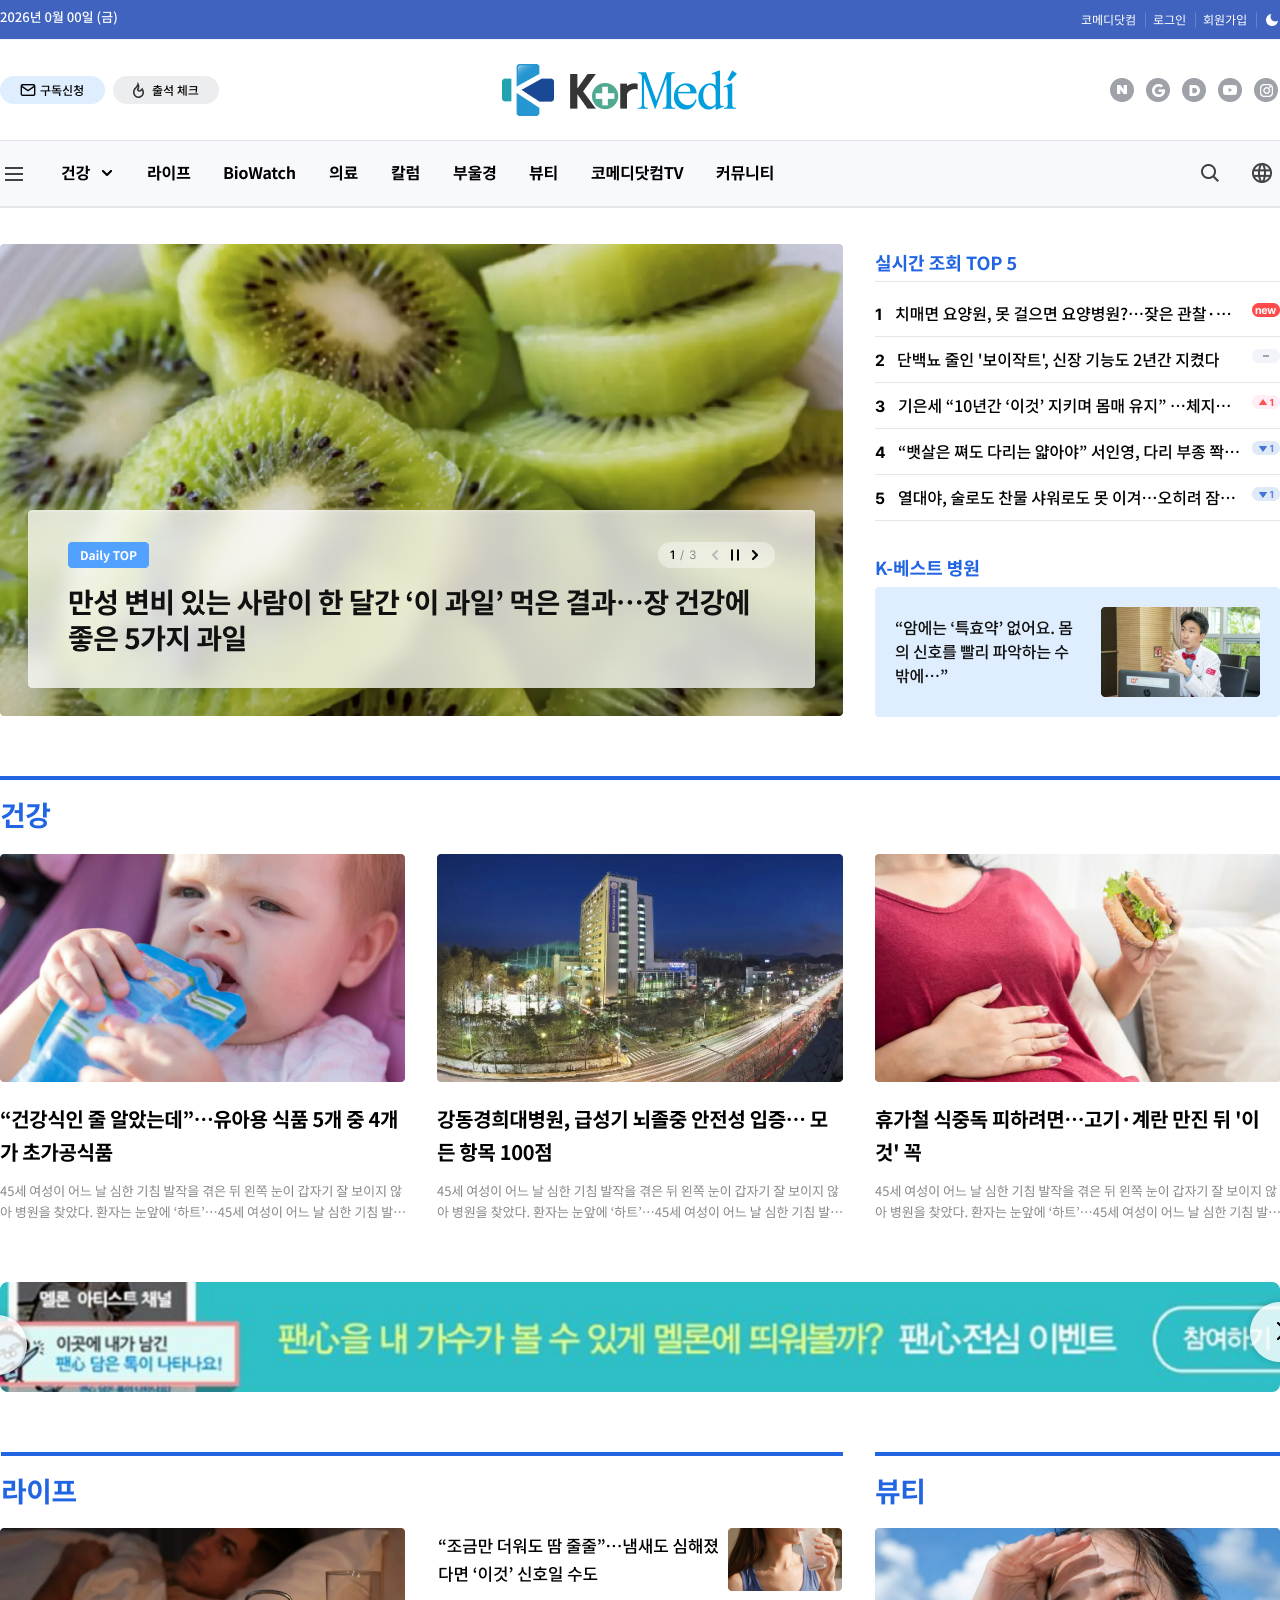
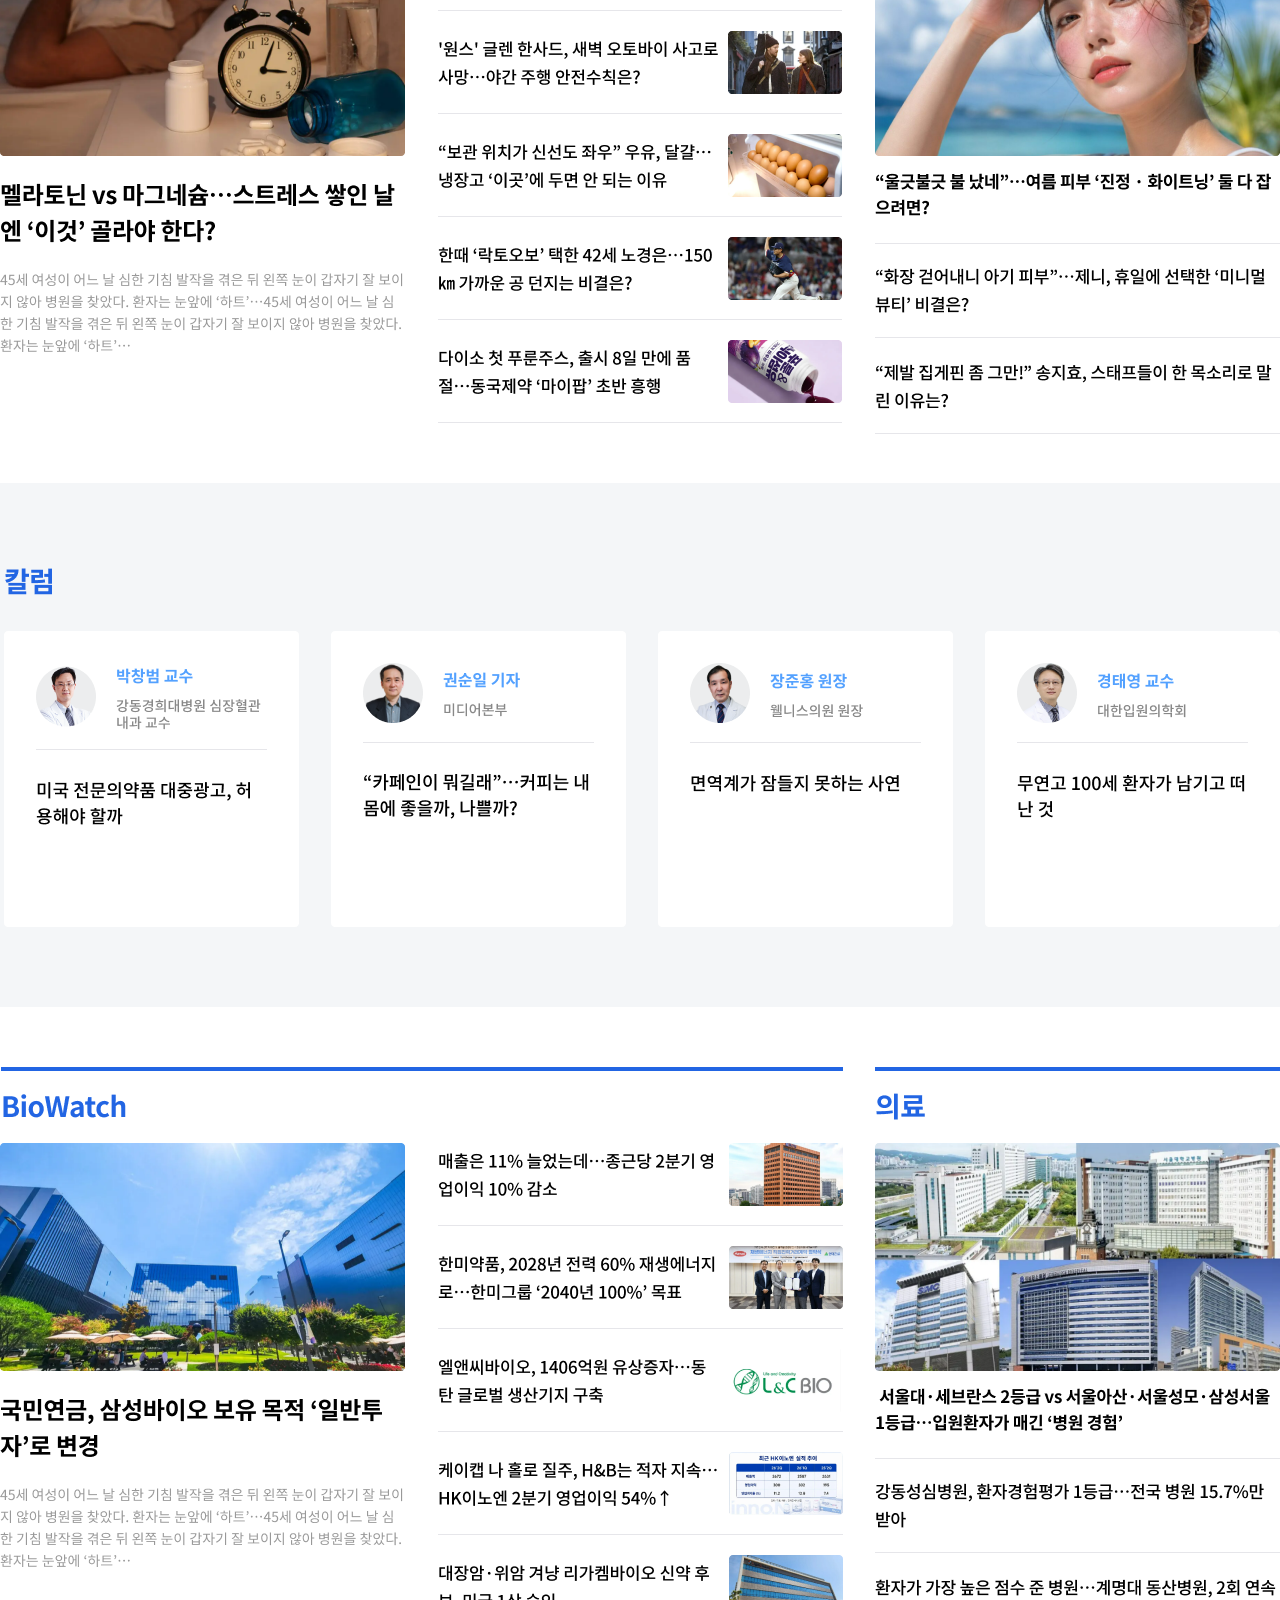
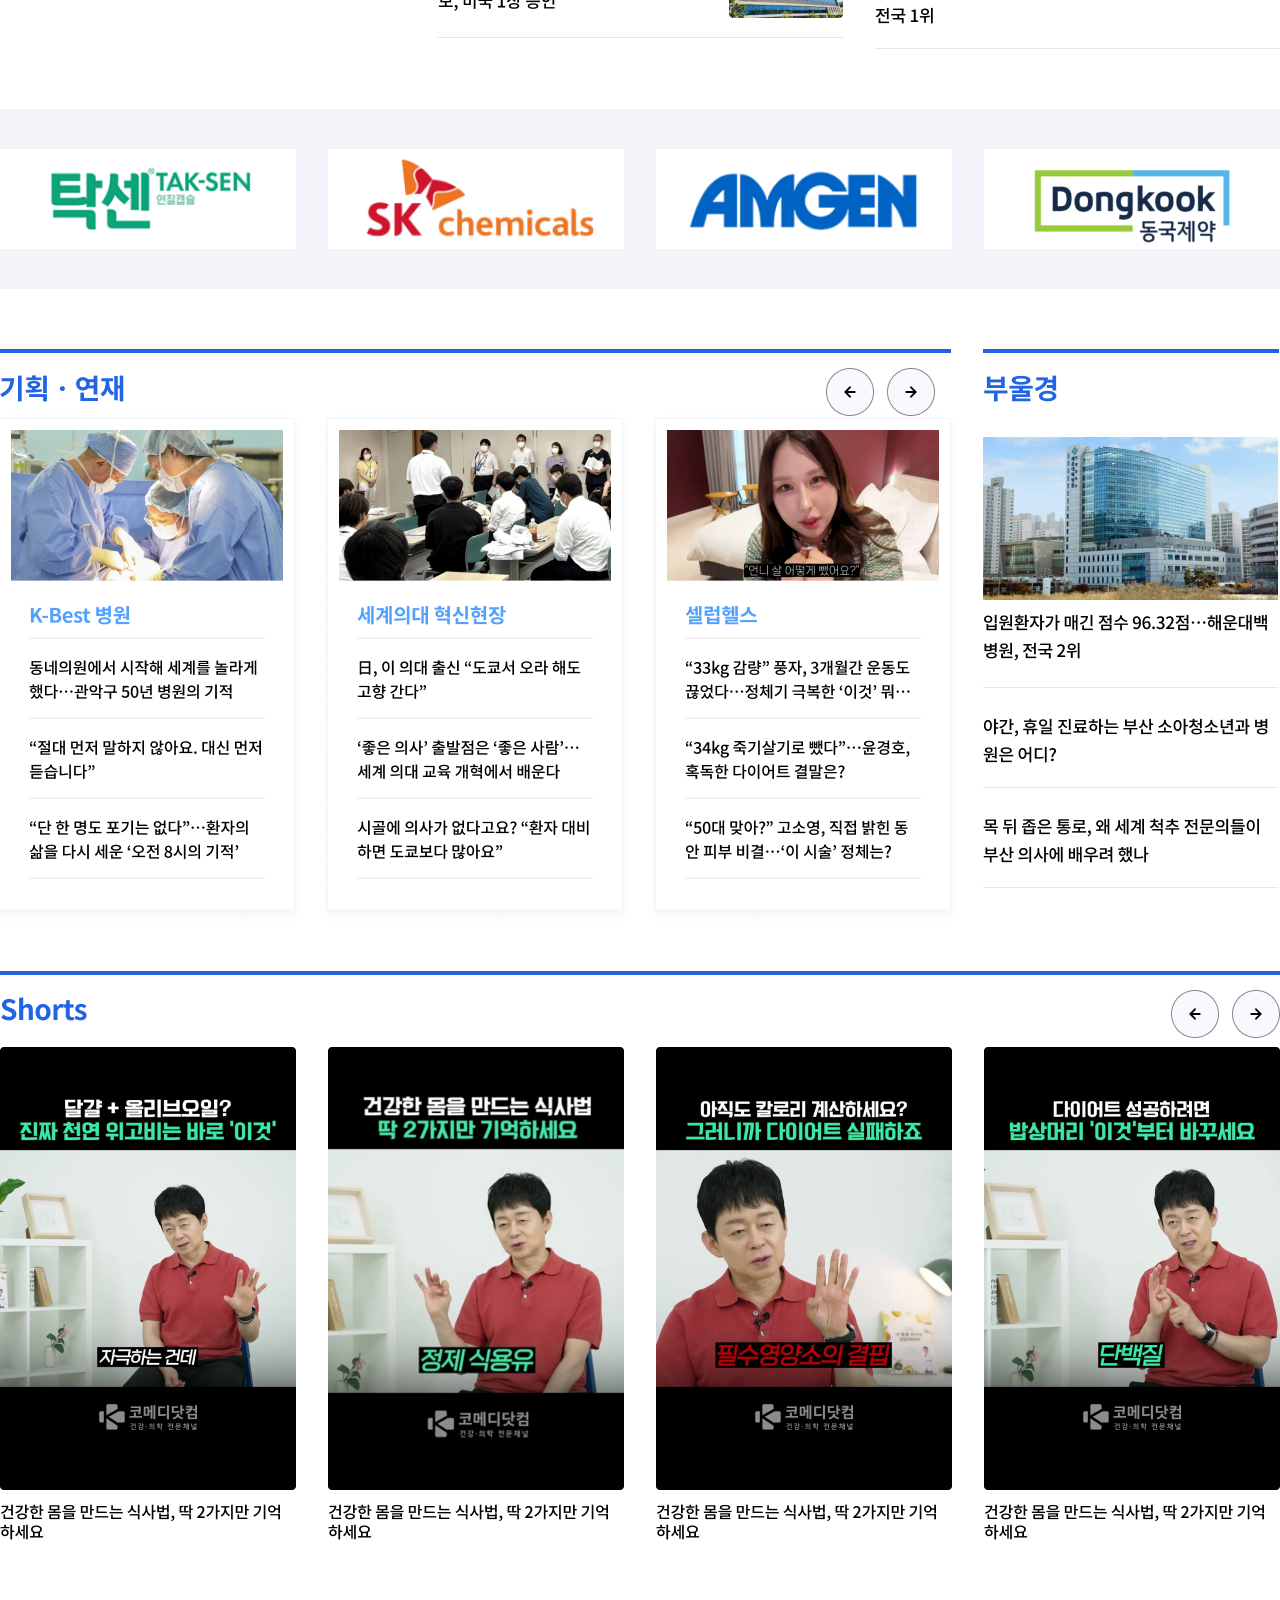
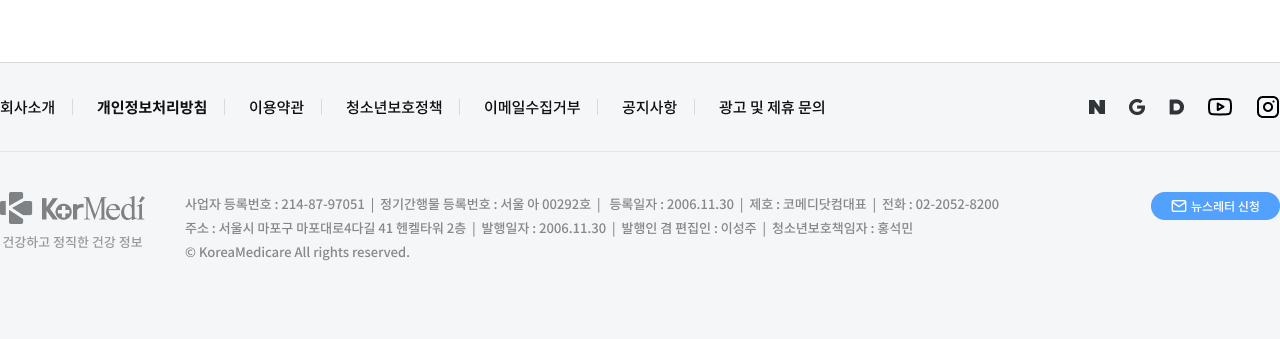
<file: renewal/01-PC.html>
<!DOCTYPE html>
<html lang="ko">
<head>
    <meta charset="UTF-8">
    <title>#01-PC</title>
    <meta name="viewport" content="width=1920">
    <link rel="stylesheet" href="main.css">
</head>
<body>
  <a class="pc-mockup" style="background-image: url(img/01-PC.png); height: 5139px;" href="01-M.html"></a>
</body>
</html>
</file>
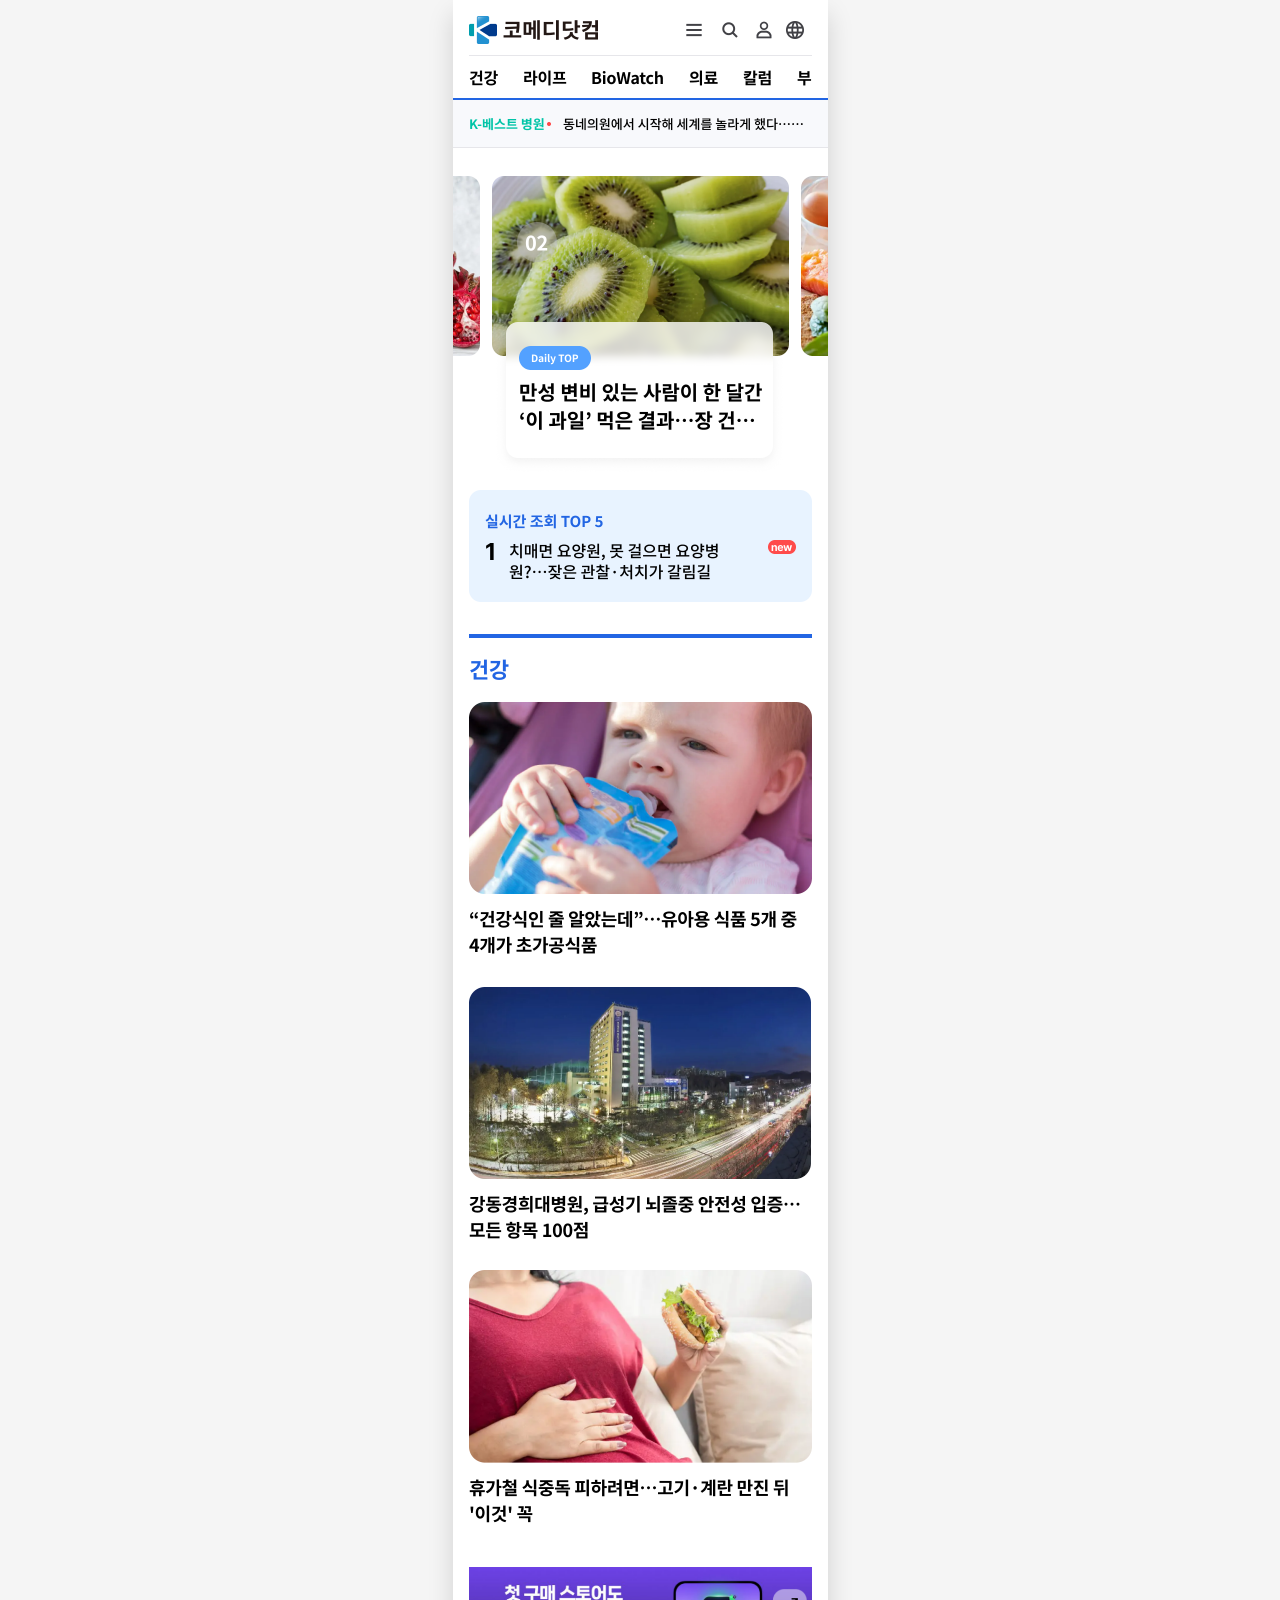
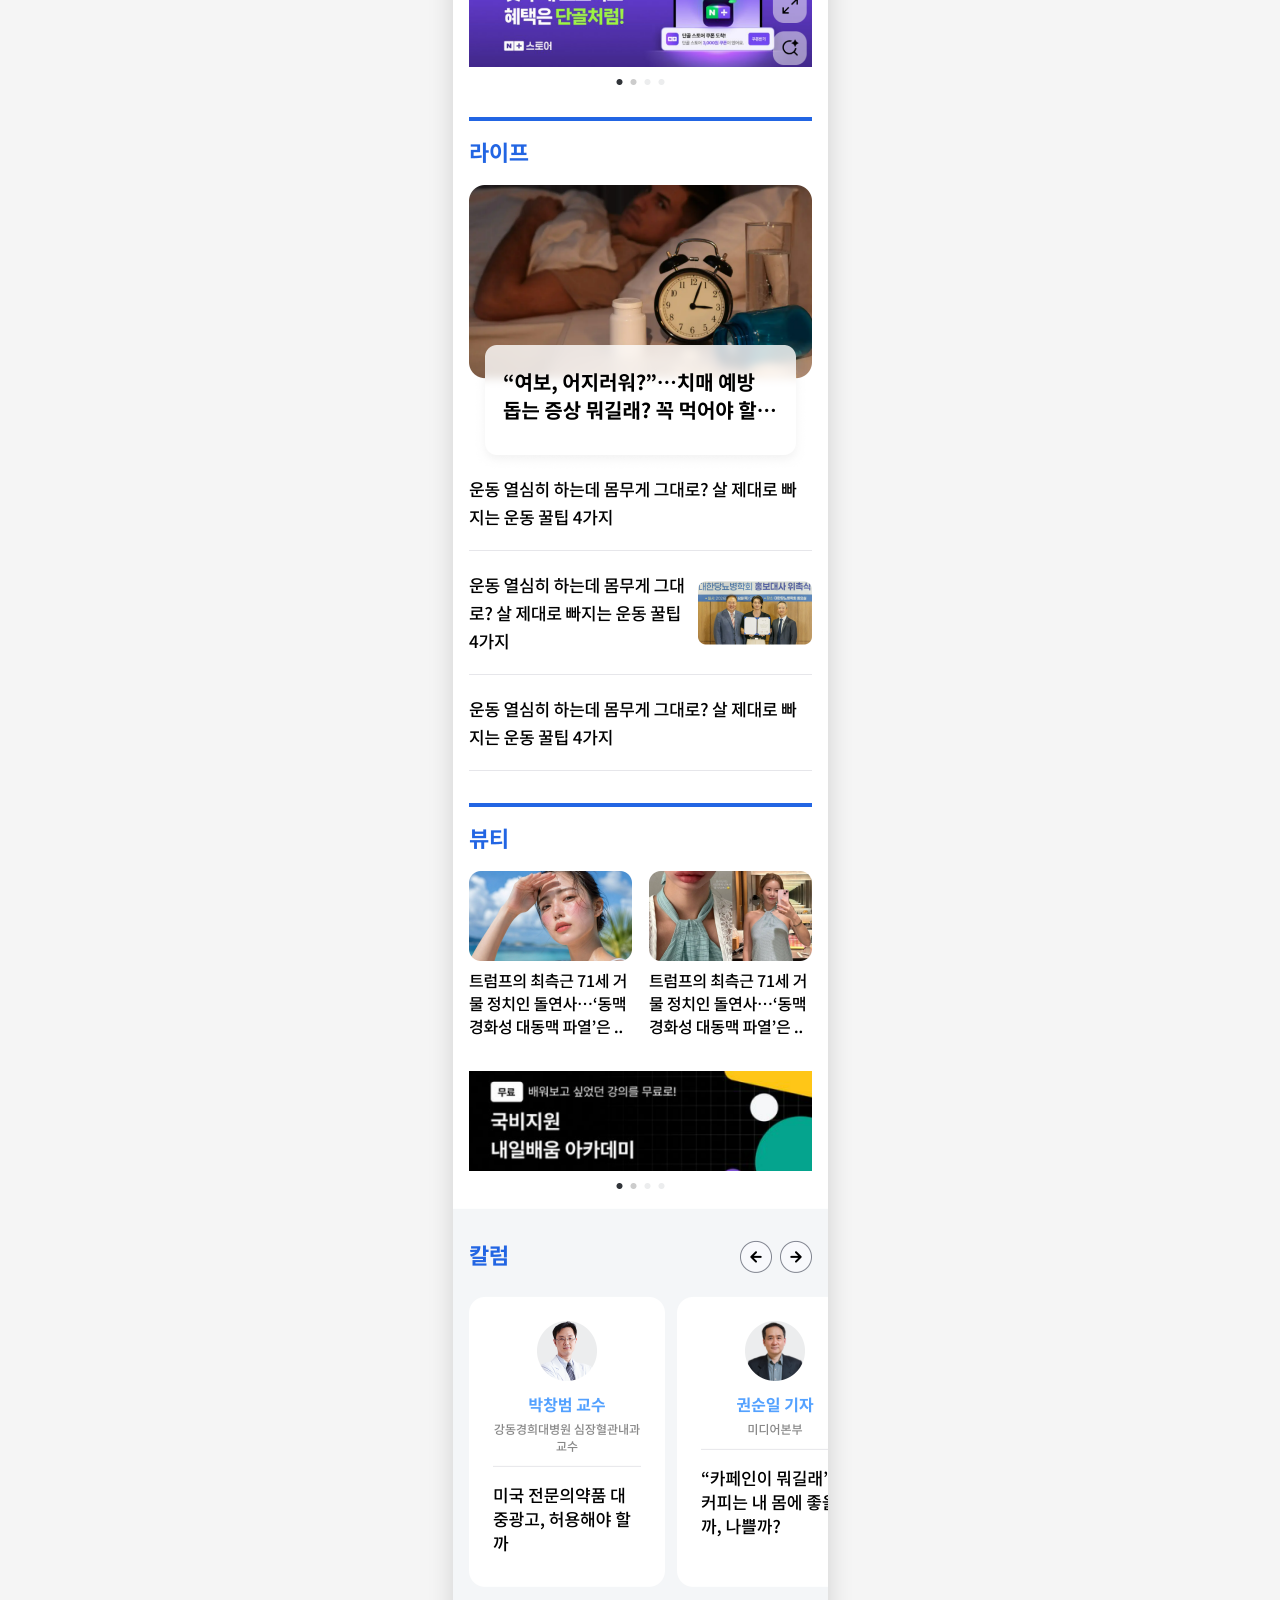
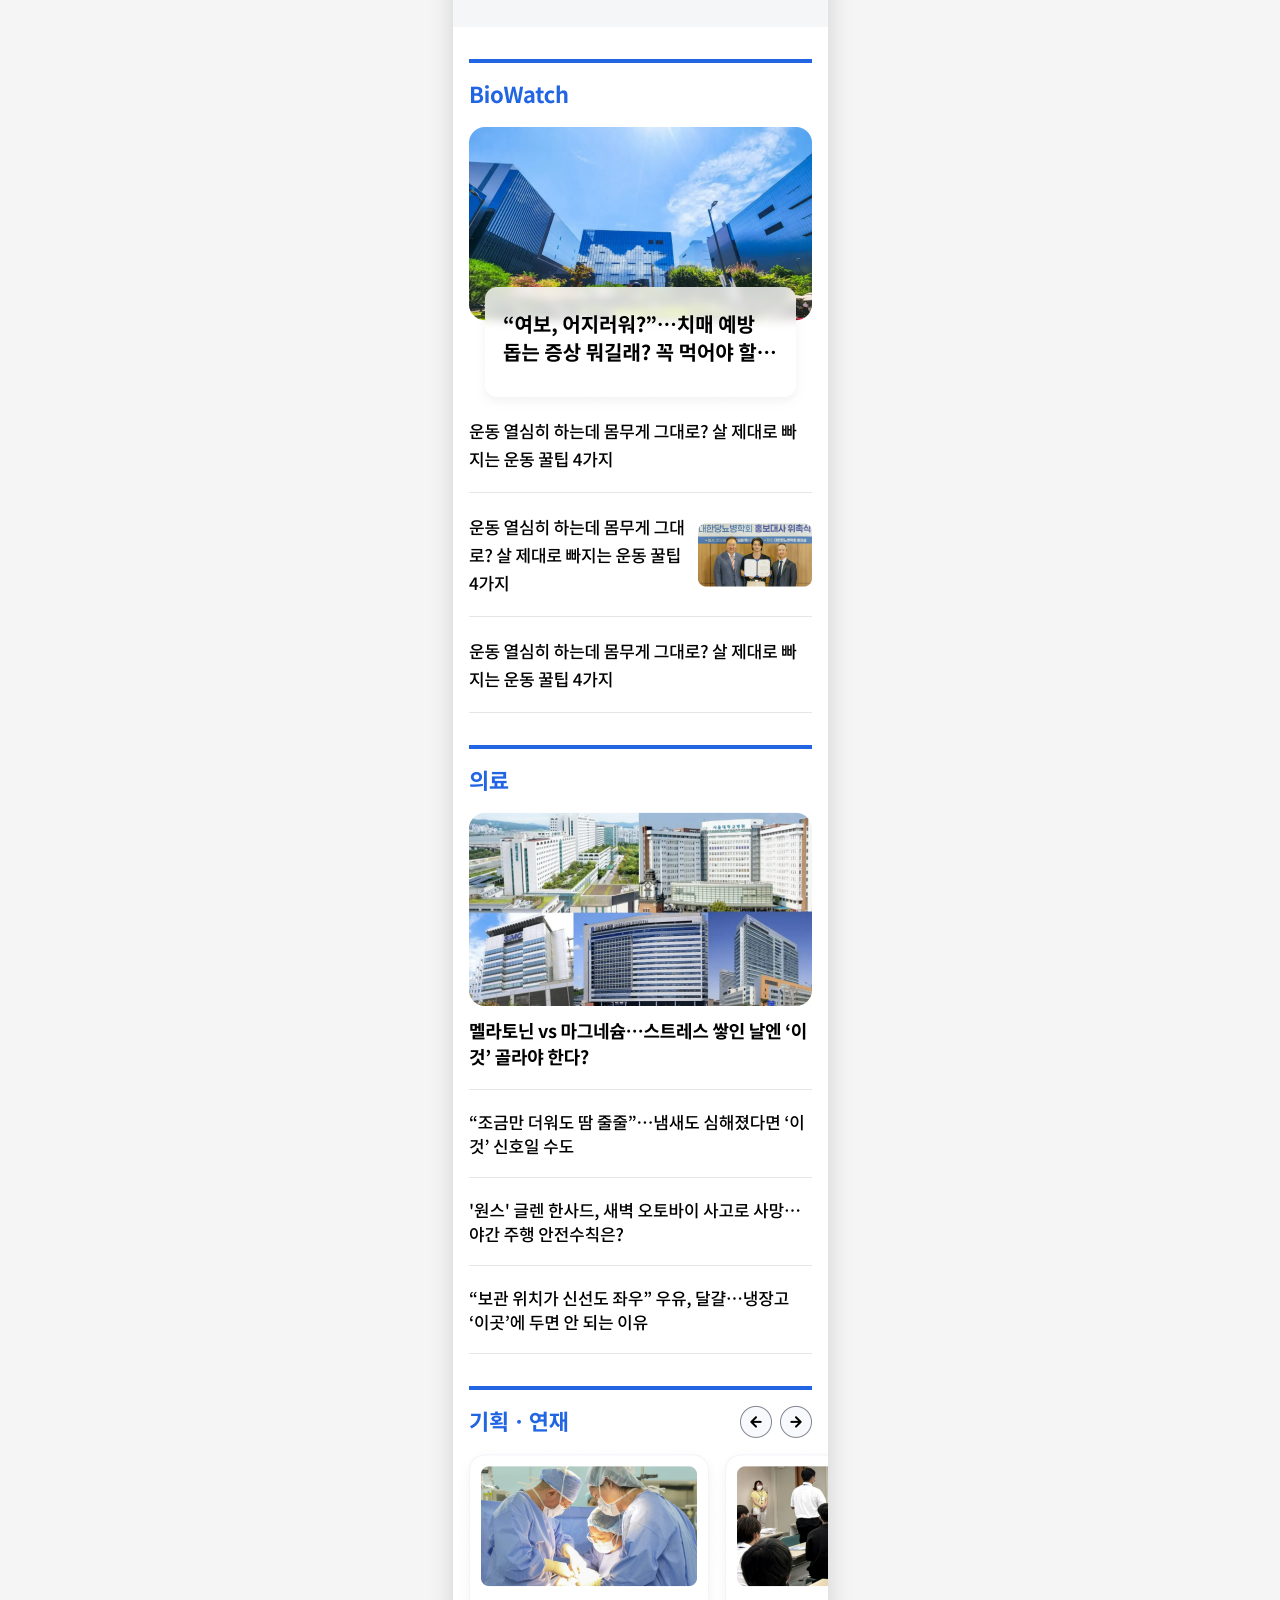
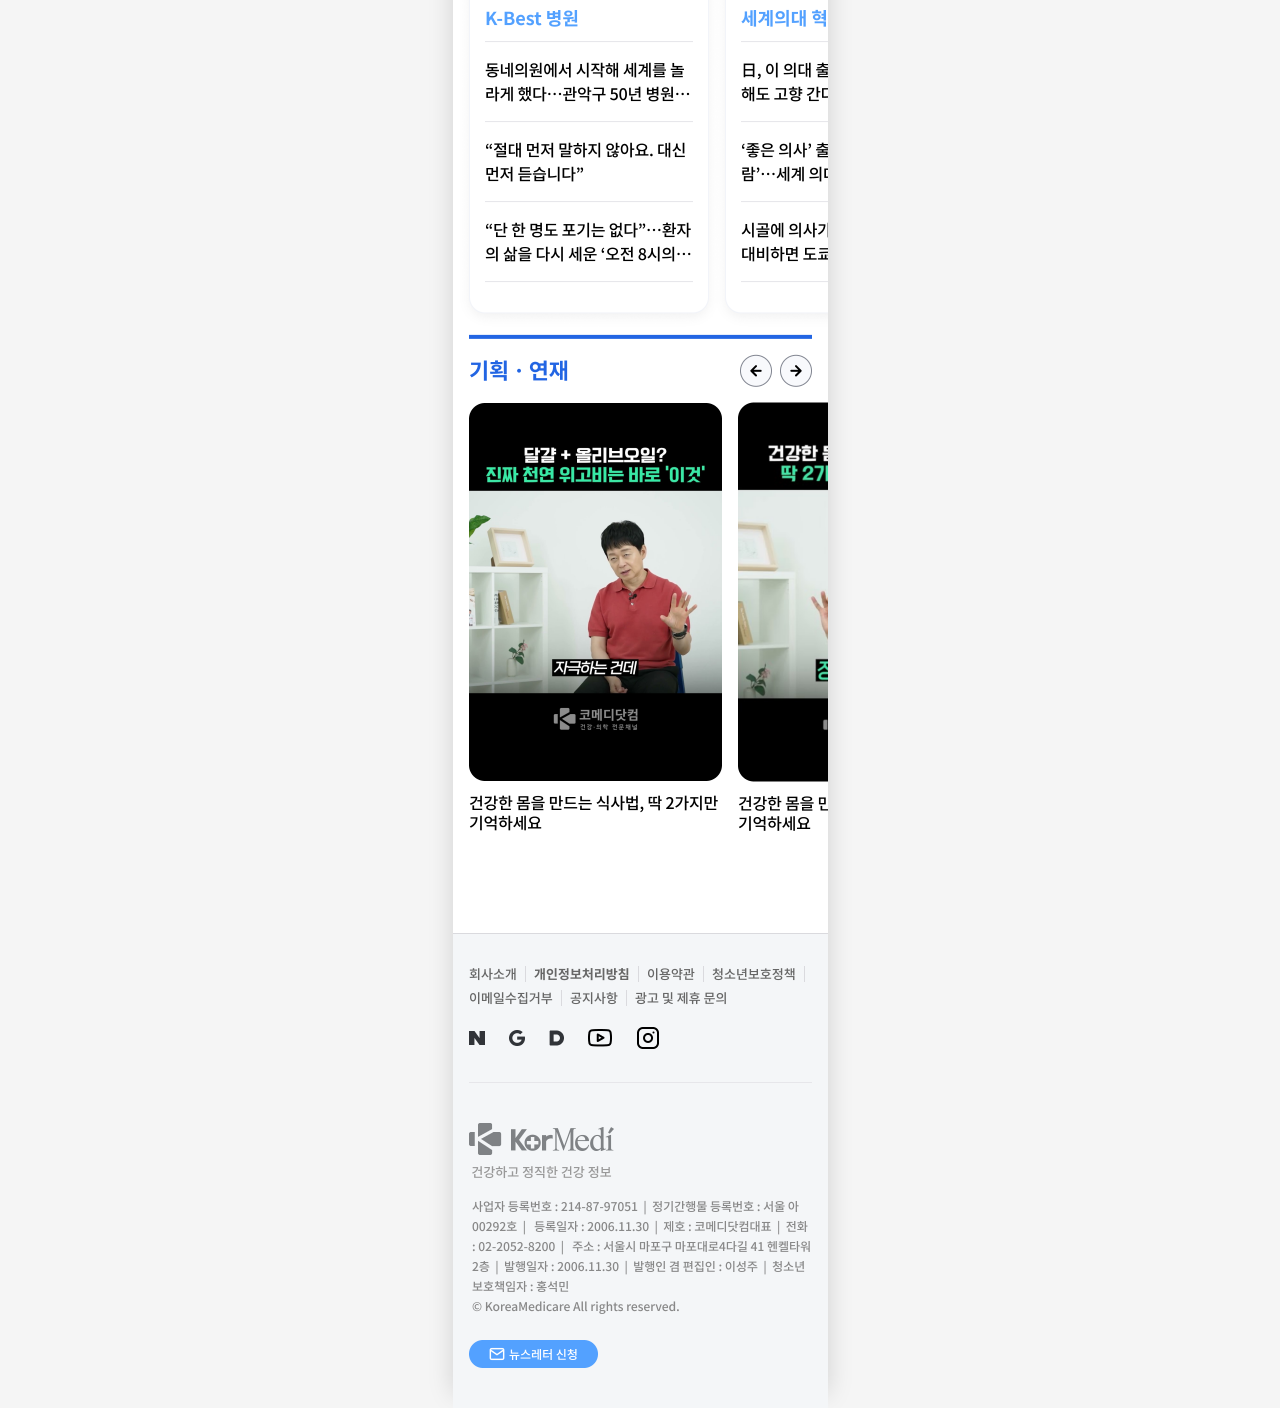
<file: renewal/02-M.html>
<!DOCTYPE html>
<html lang="ko">
<head>
    <meta charset="UTF-8">
    <title>#02-M</title>
    <meta name="viewport" content="width=1920">
    <link rel="stylesheet" href="main.css">
</head>
<body>
  <a class="m-mockup" style="background-image: url(img/02-M.png); height: 6208px;" href="03-PC.html"></a>
</body>
</html>
</file>
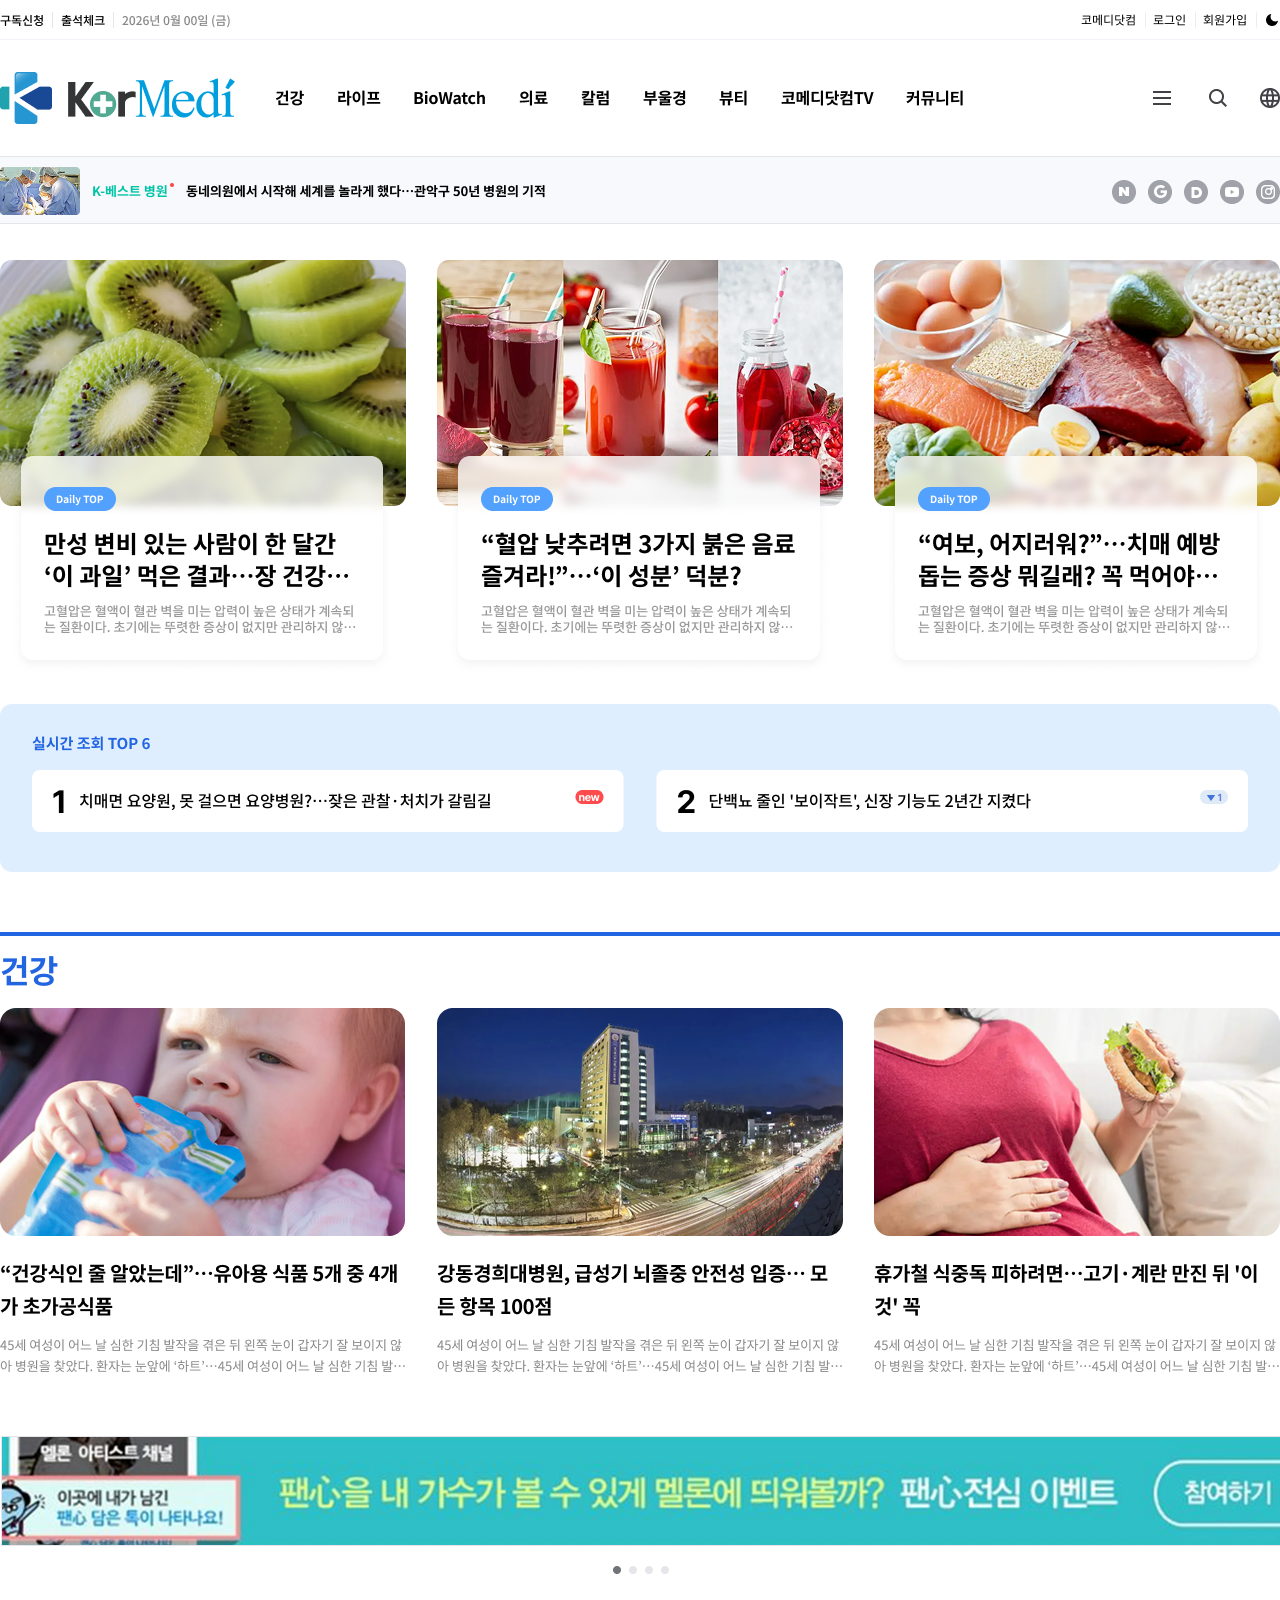
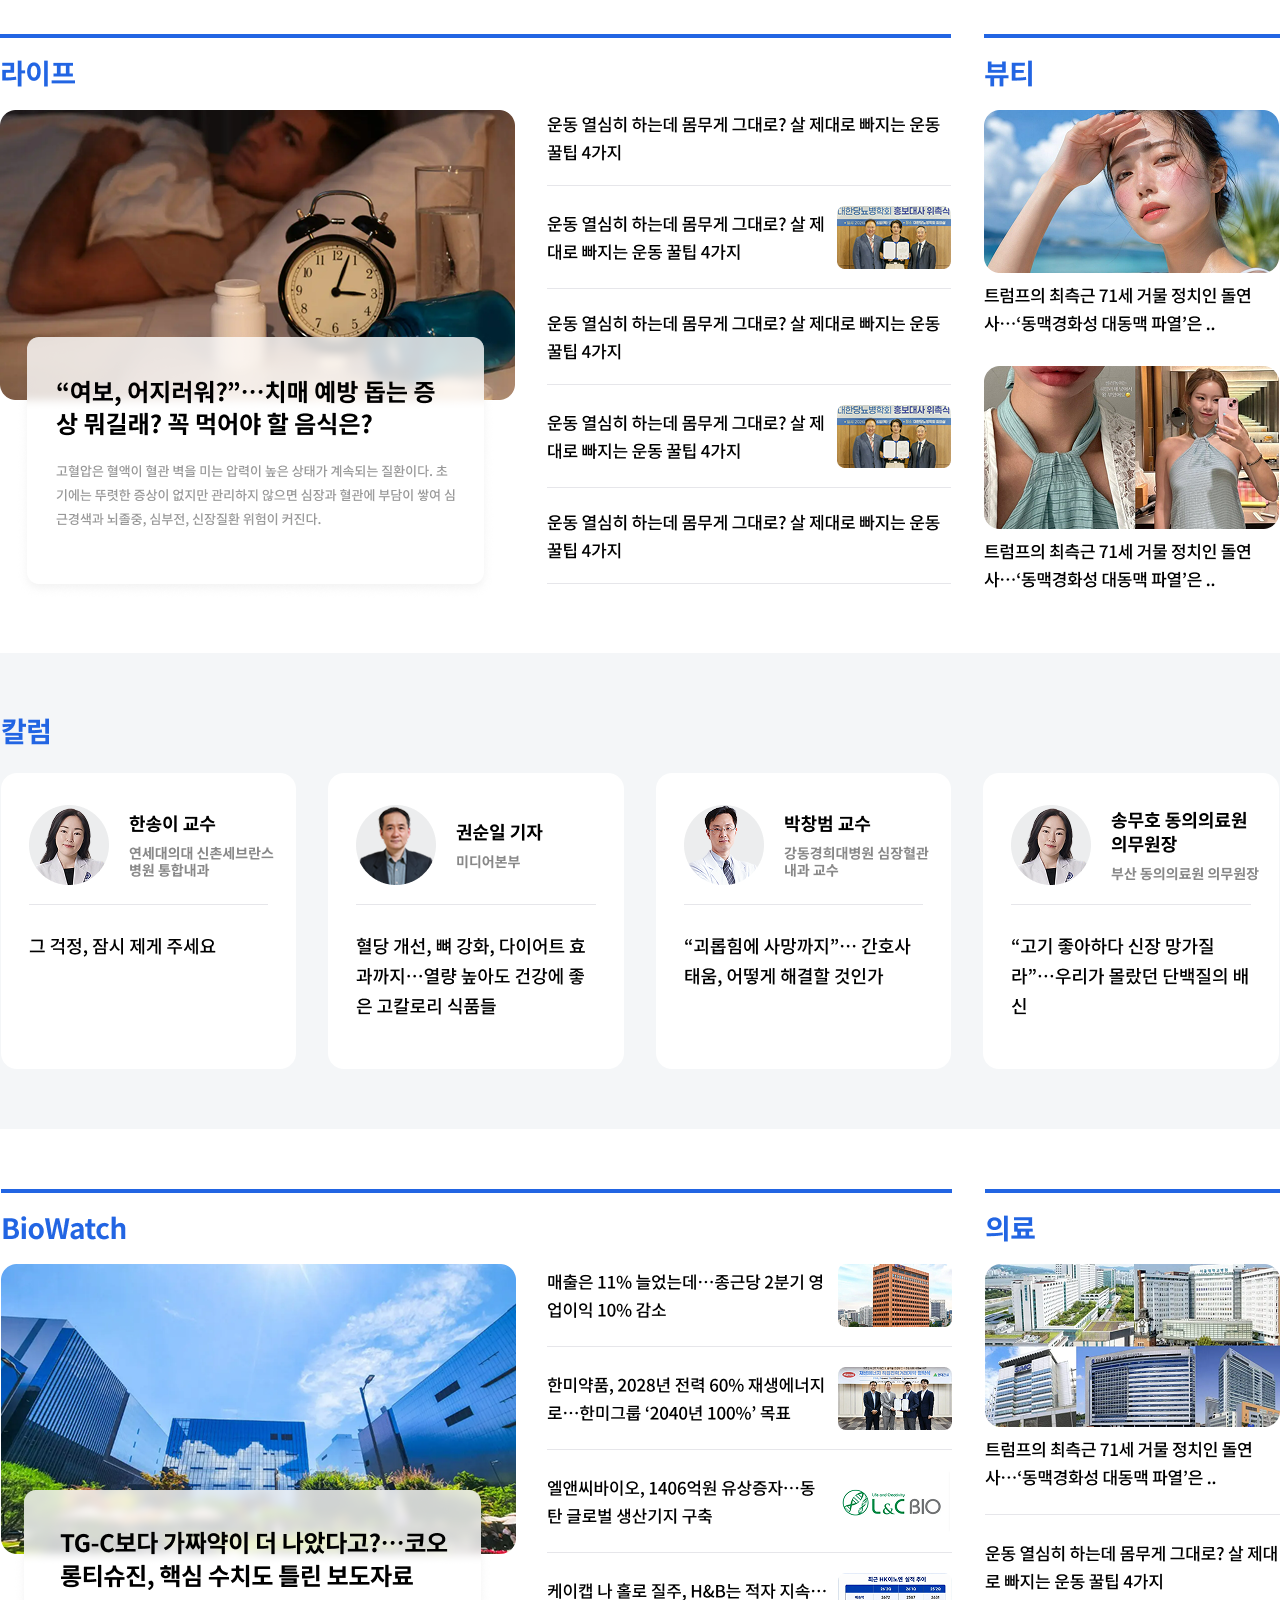
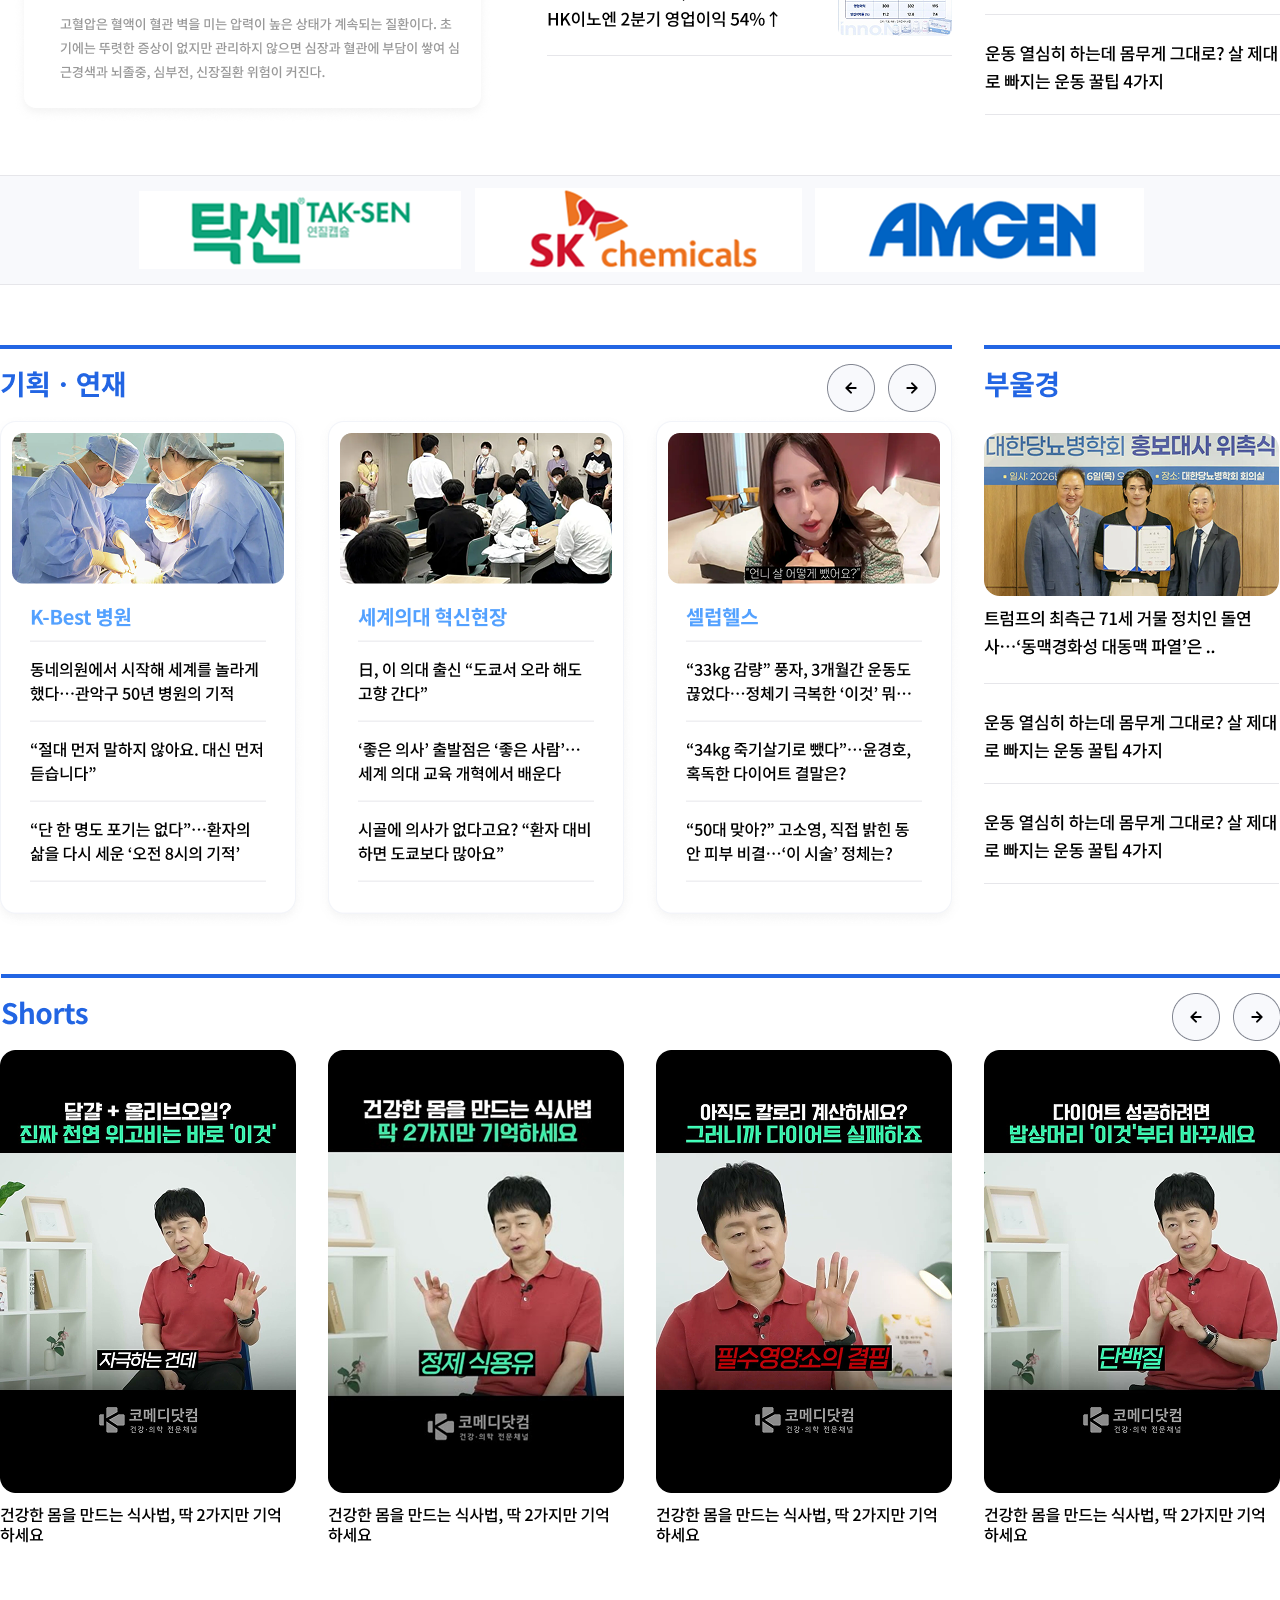
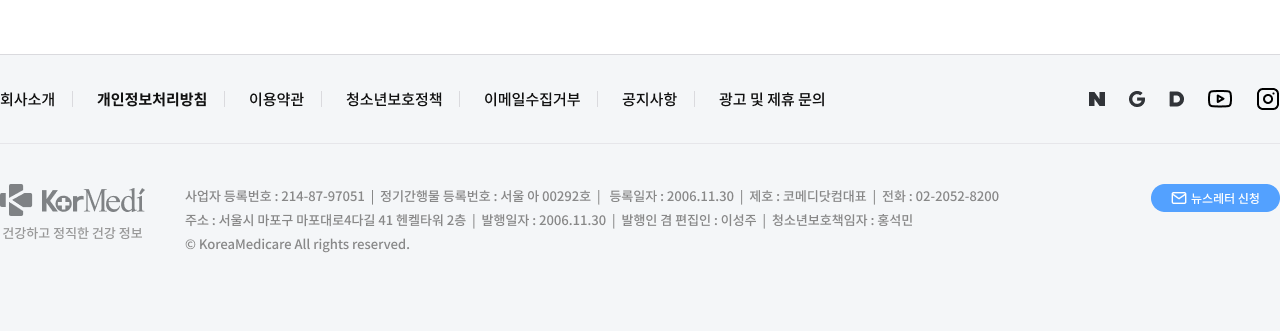
<file: renewal/02-PC.html>
<!DOCTYPE html>
<html lang="ko">
<head>
    <meta charset="UTF-8">
    <title>#02-PC</title>
    <meta name="viewport" content="width=1920">
    <link rel="stylesheet" href="main.css">
</head>
<body>
  <a class="pc-mockup" style="background-image: url(img/02-PC.png); height: 5131px;" href="02-M.html"></a>
</body>
</html>
</file>
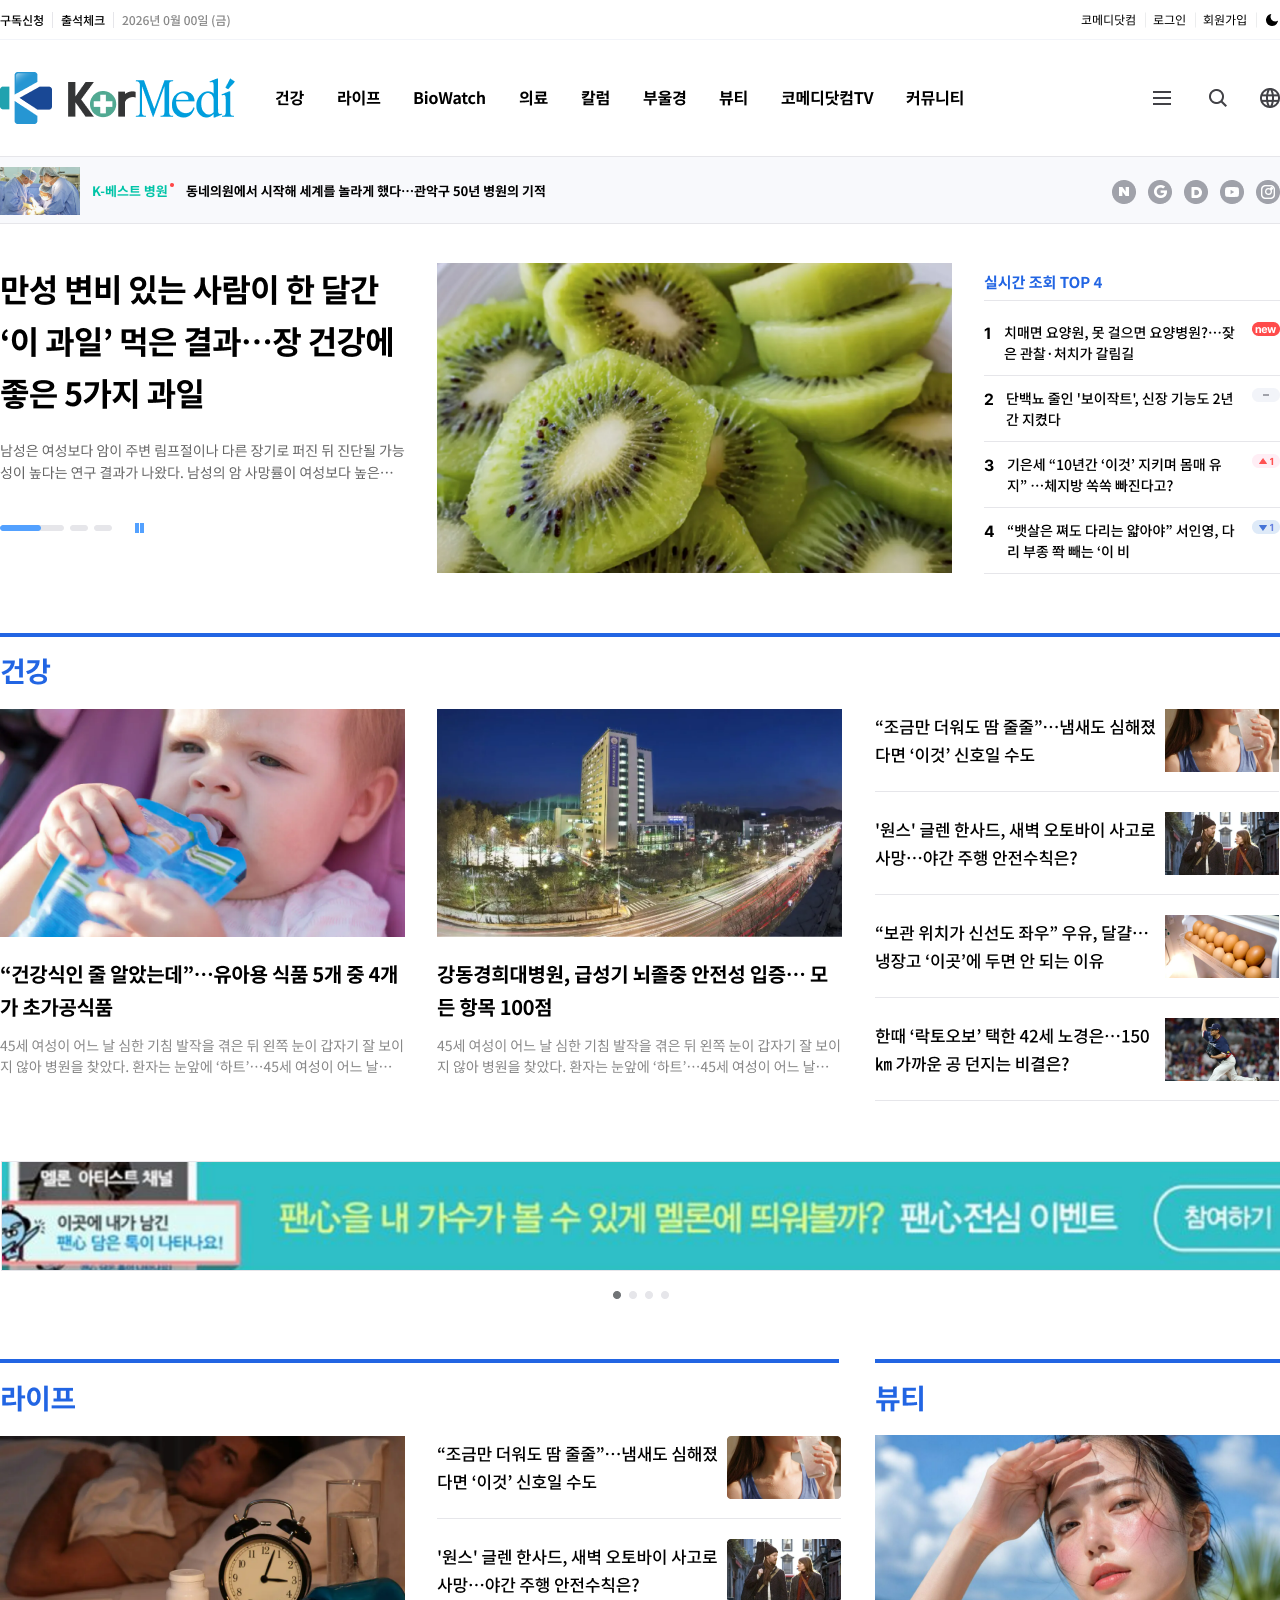
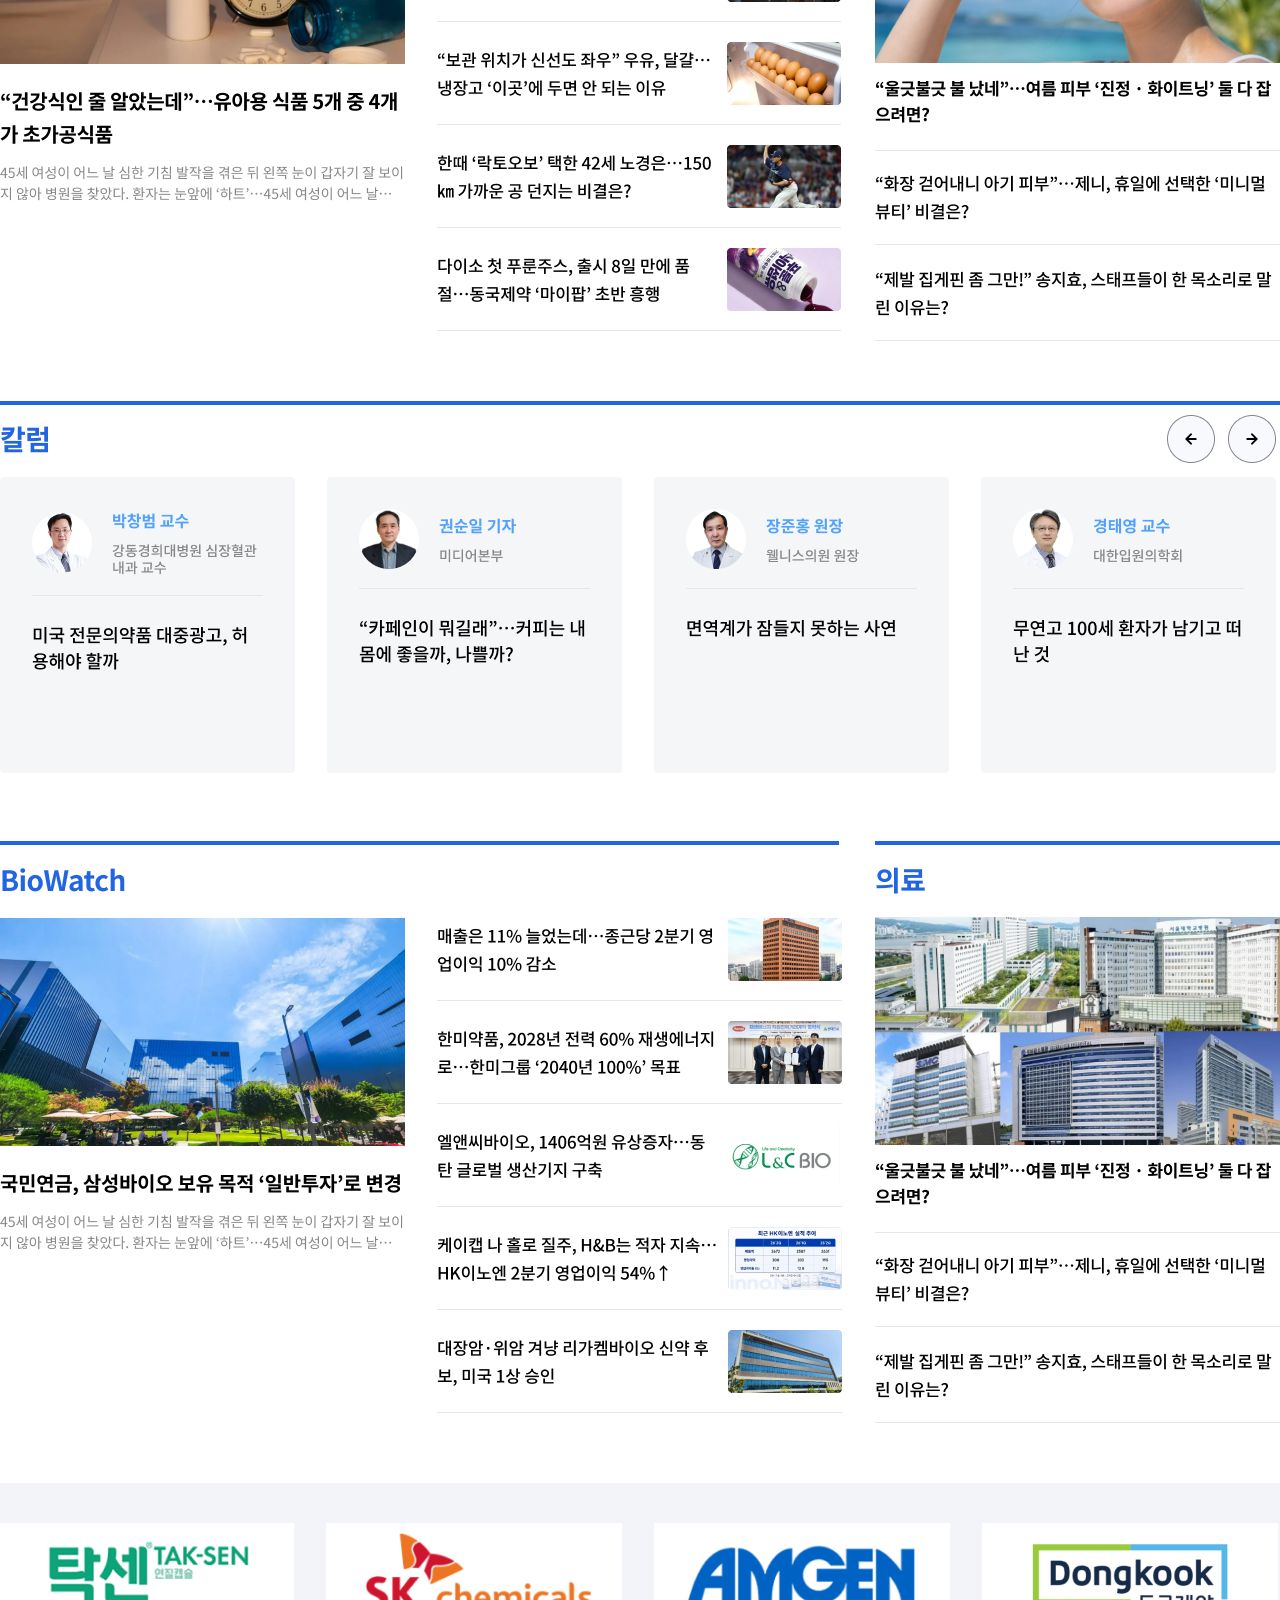
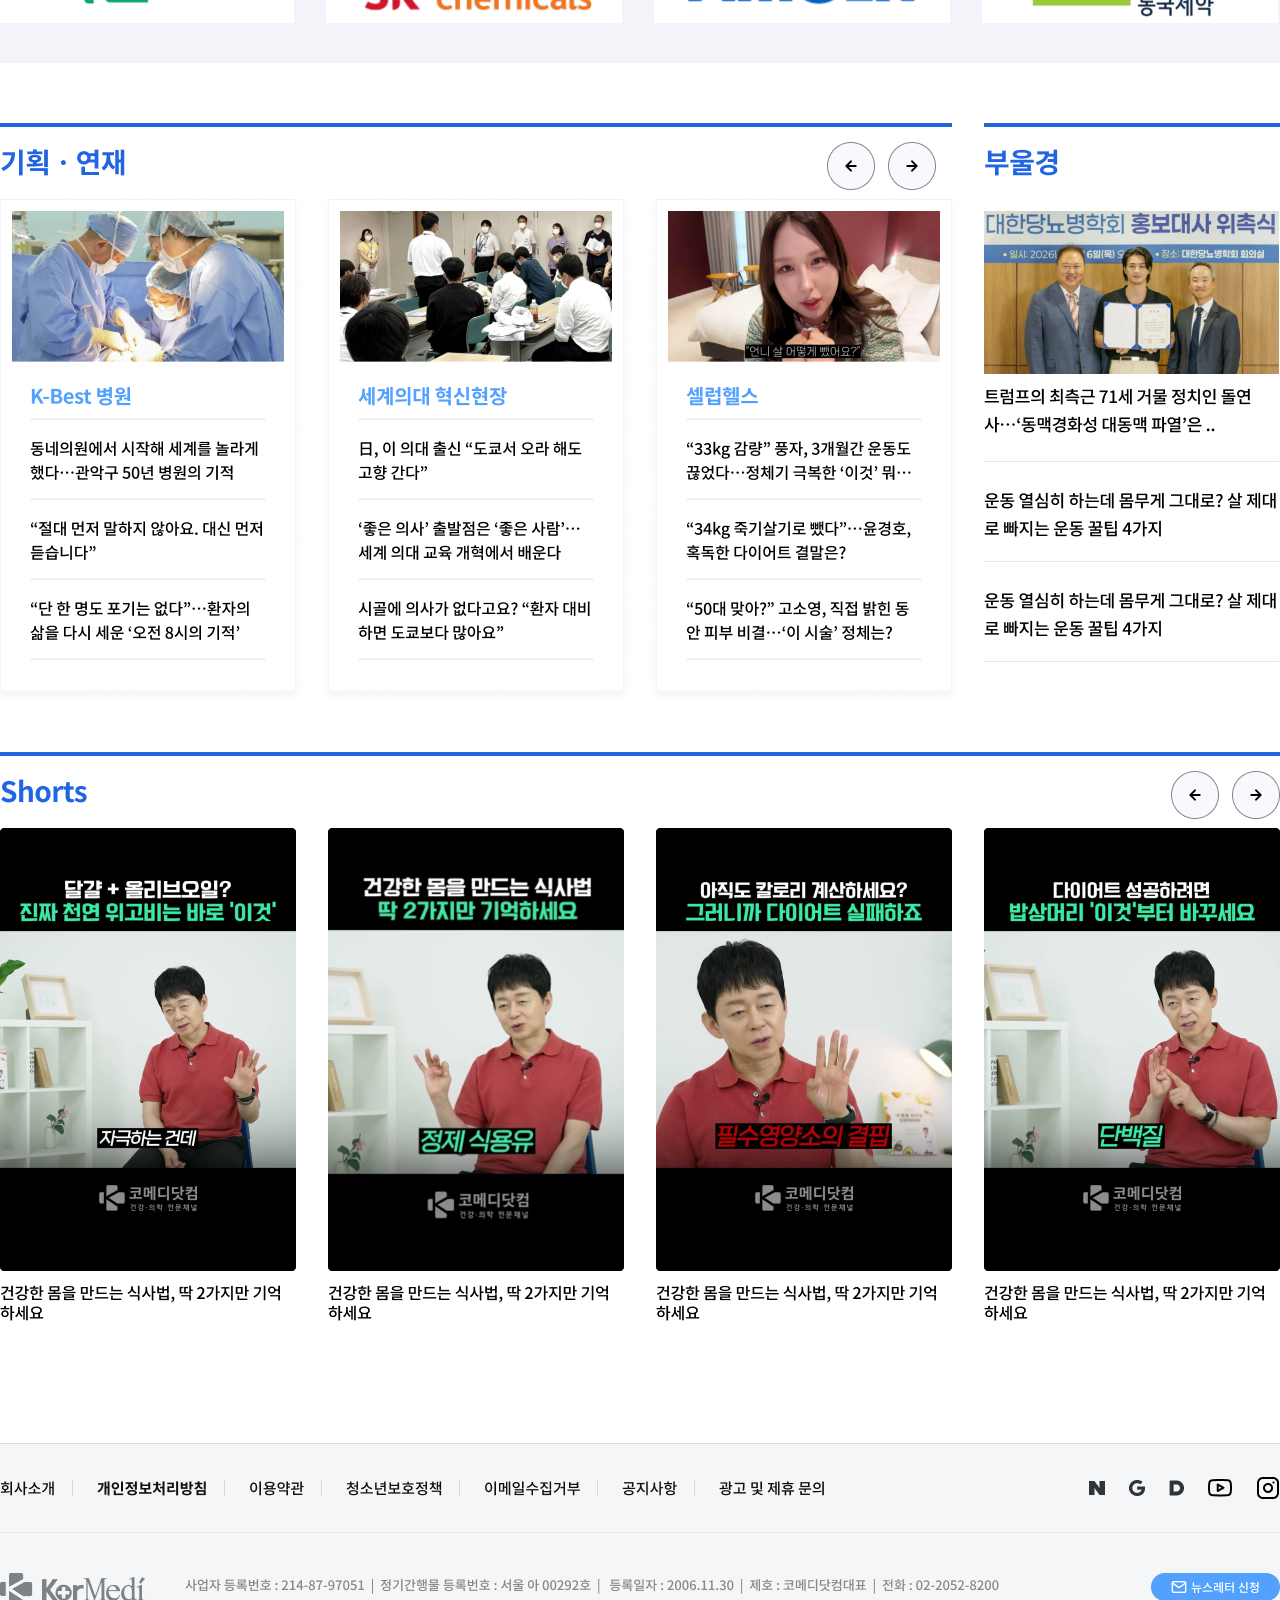
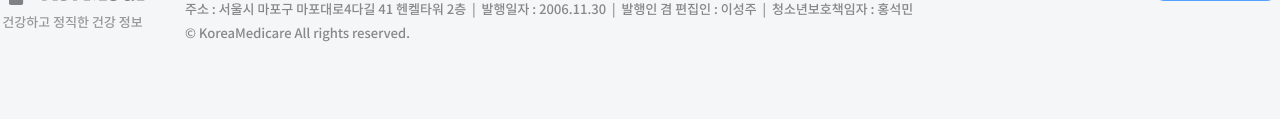
<file: renewal/03-PC.html>
<!DOCTYPE html>
<html lang="ko">
<head>
    <meta charset="UTF-8">
    <title>#03-PC</title>
    <meta name="viewport" content="width=1920">
    <link rel="stylesheet" href="main.css">
</head>
<body>
  <a class="pc-mockup" style="background-image: url(img/03-PC.png); height: 4919px;" href="03-M.html"></a>
</body>
</html>
</file>
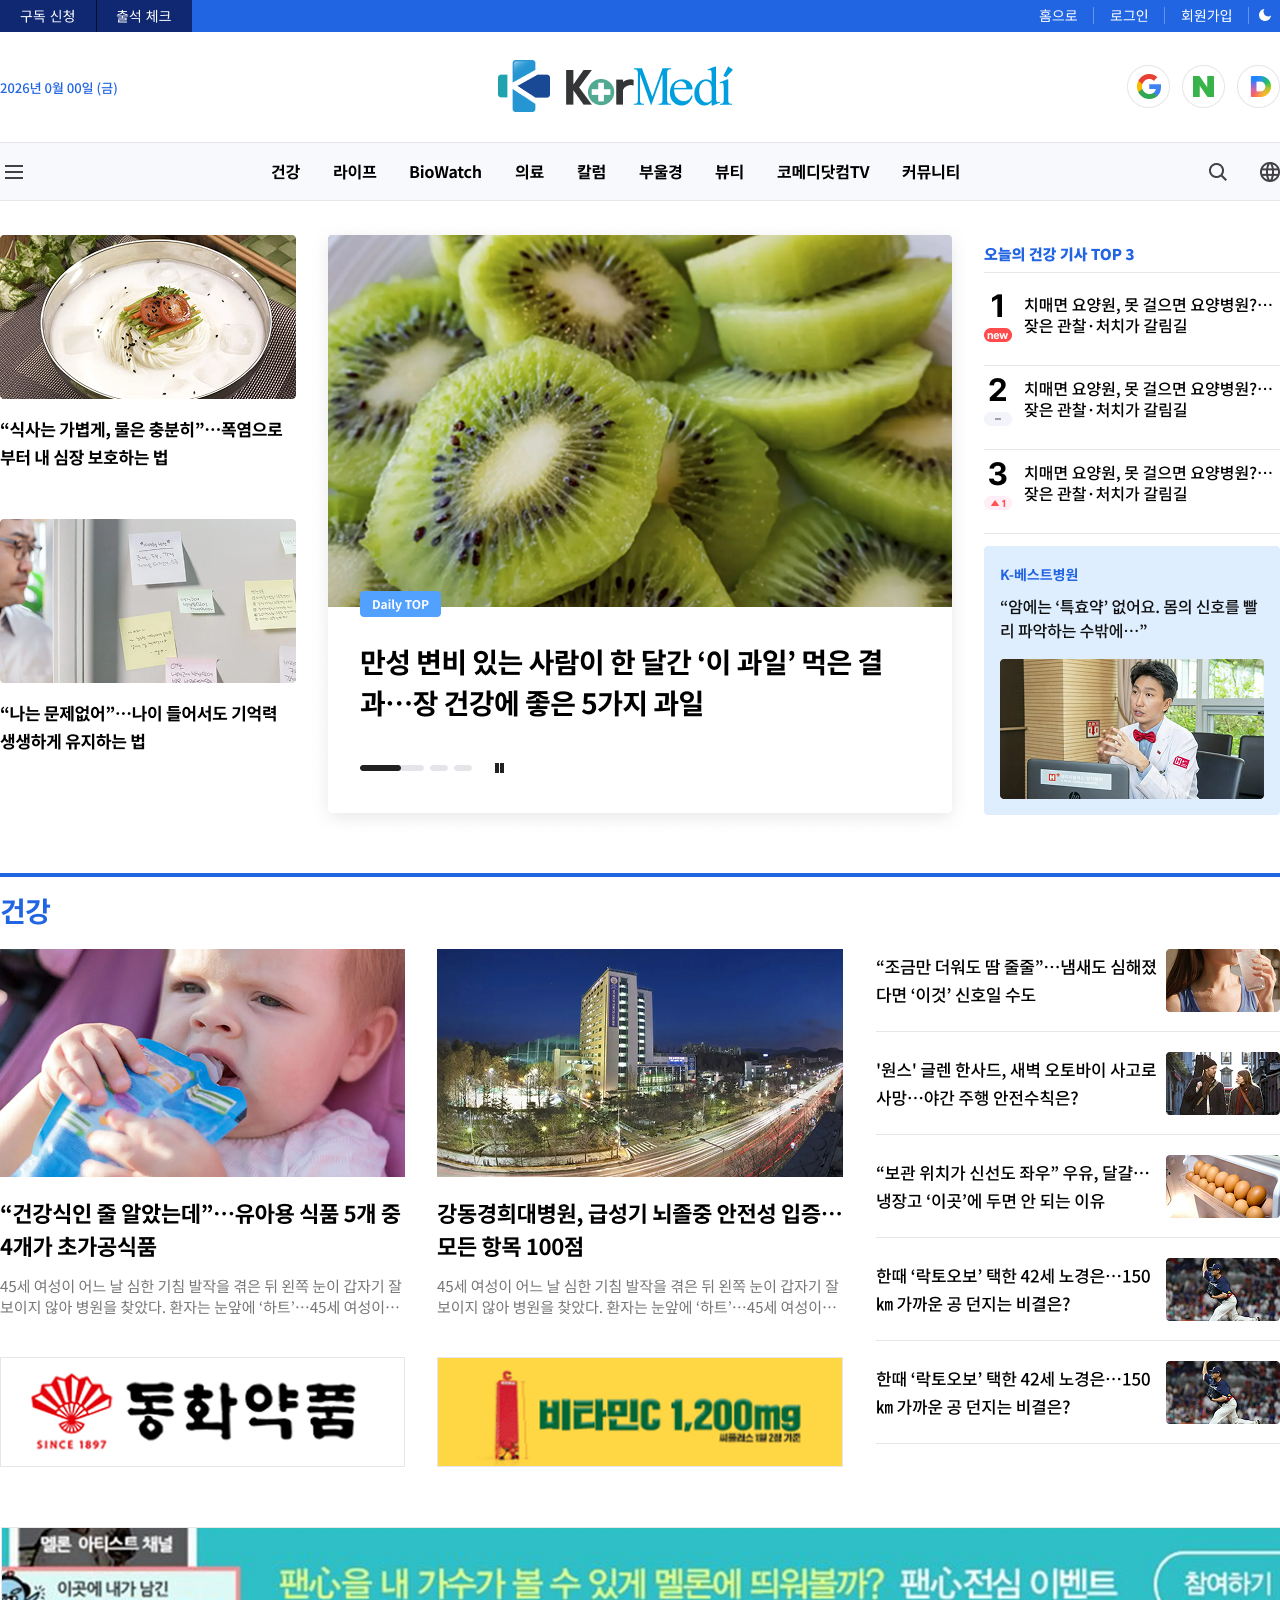
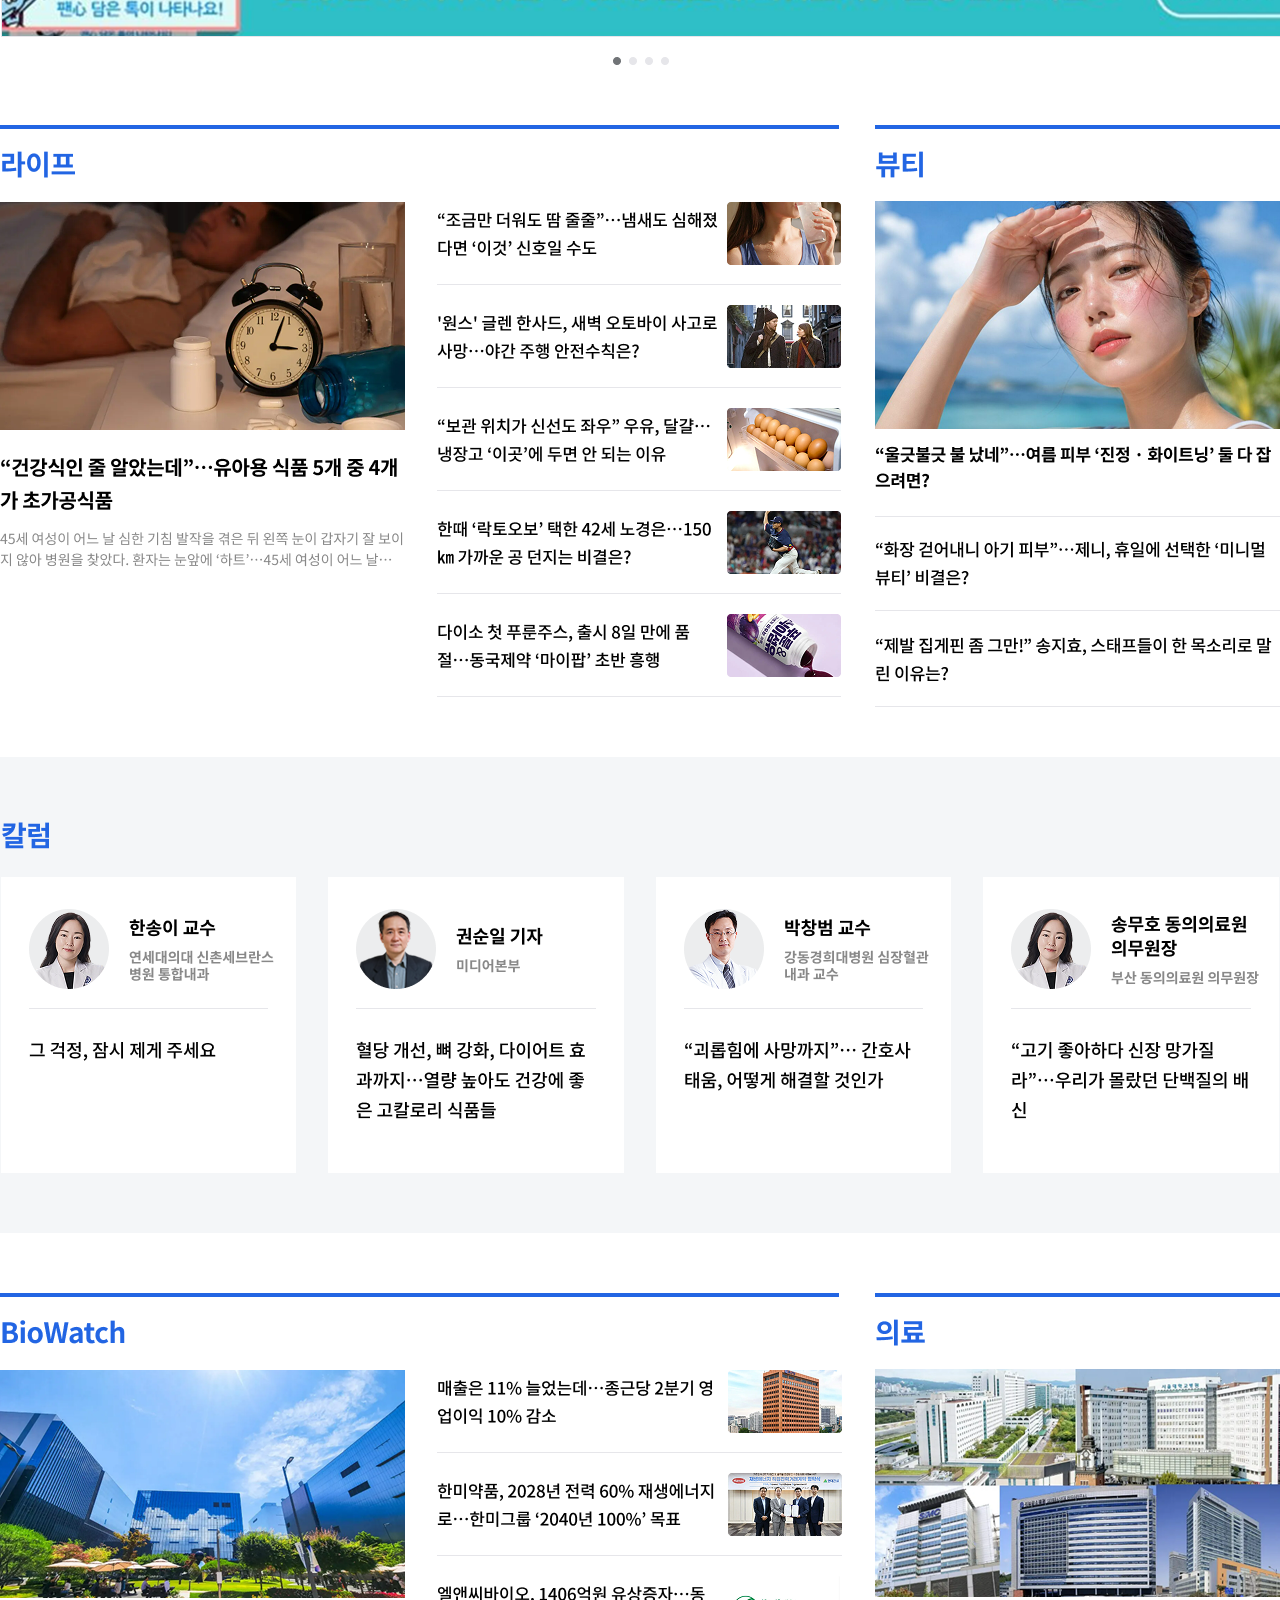
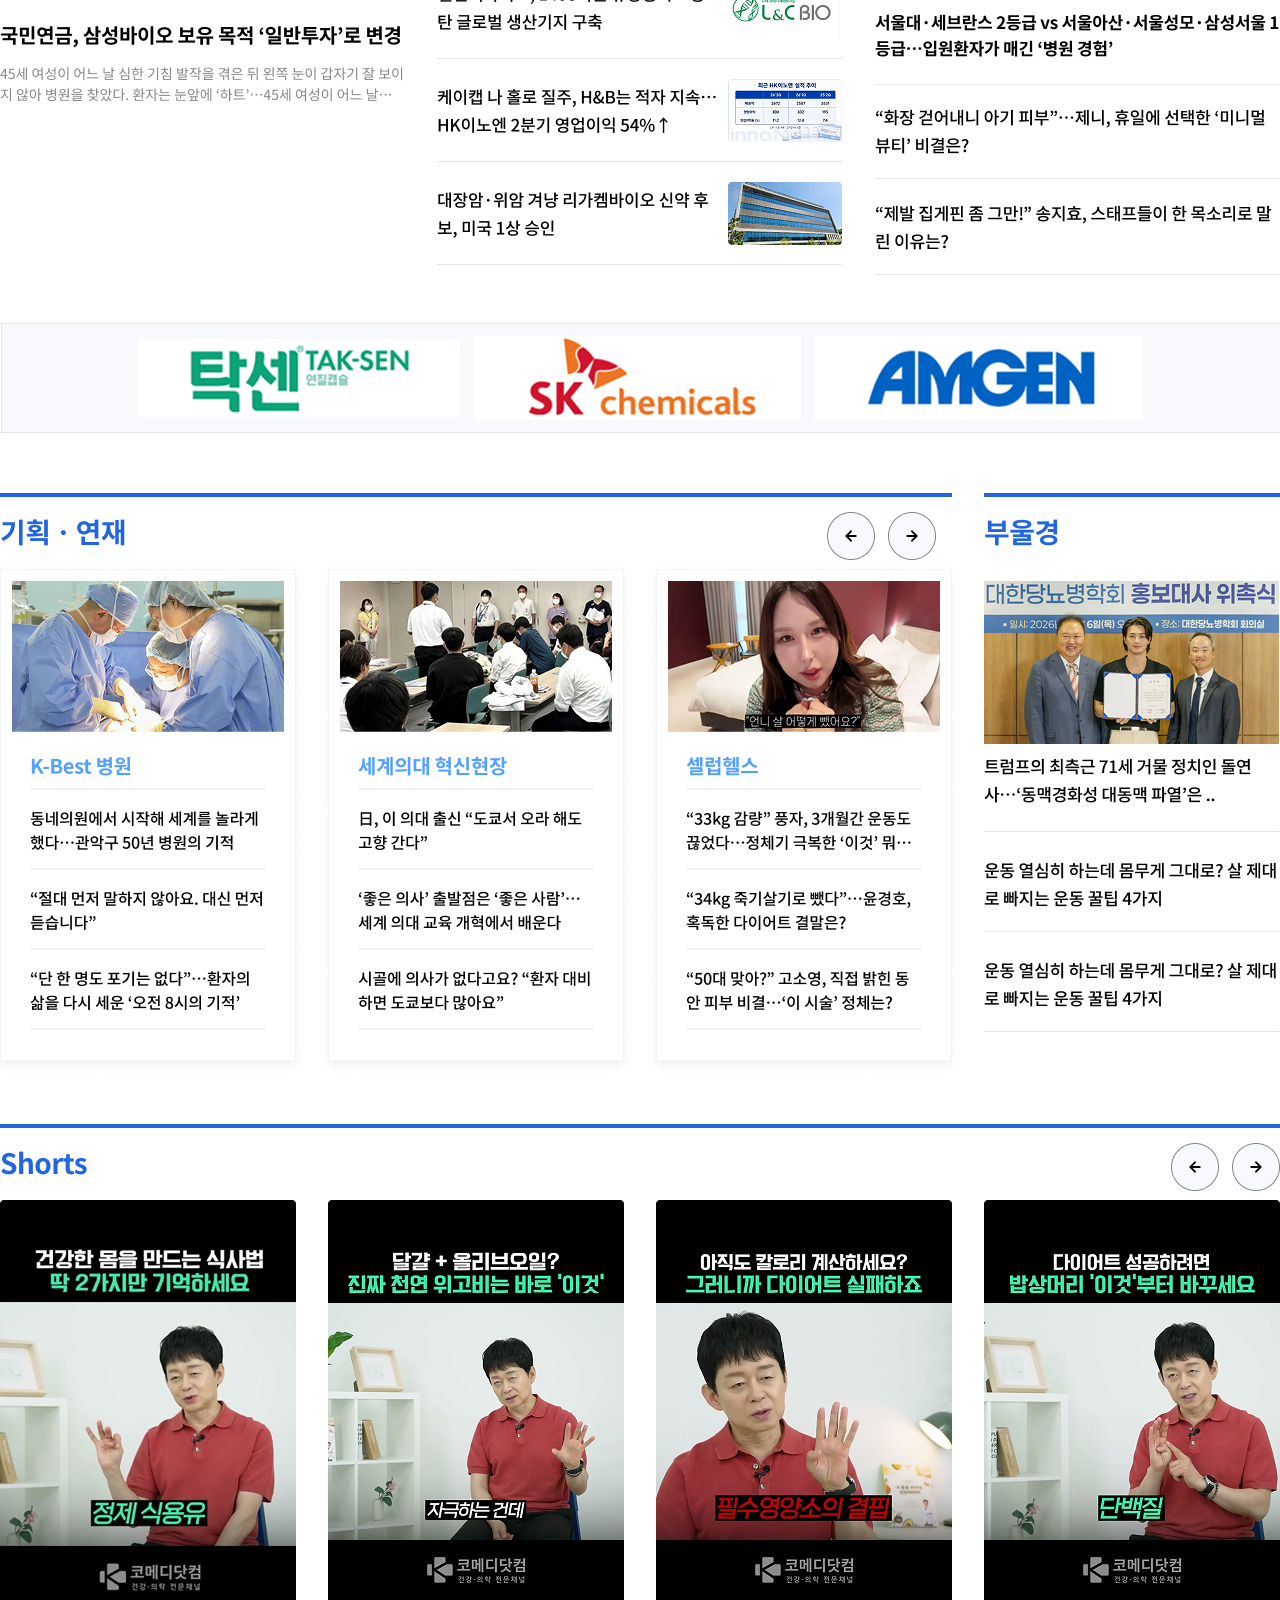
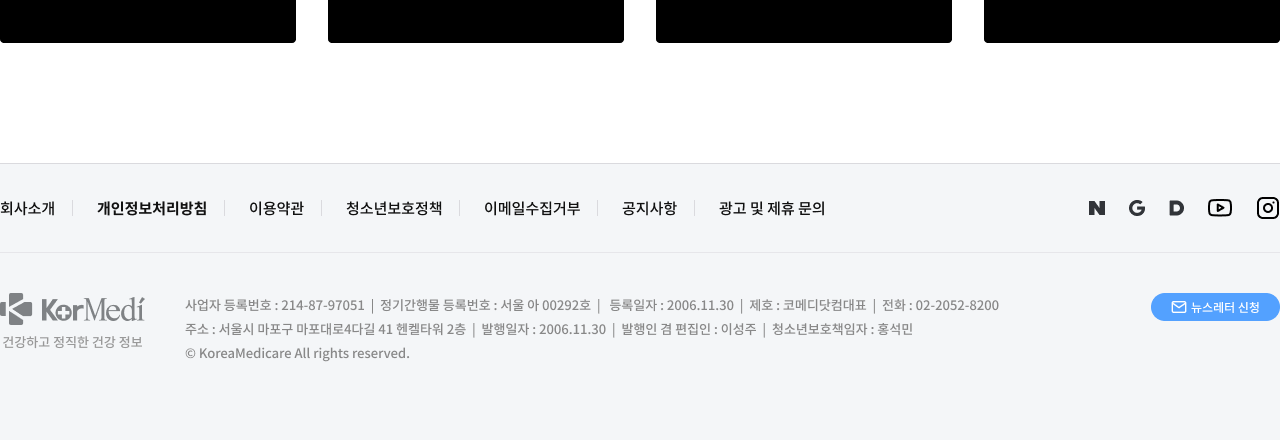
<file: renewal/04-PC.html>
<!DOCTYPE html>
<html lang="ko">
<head>
    <meta charset="UTF-8">
    <title>#04-PC</title>
    <meta name="viewport" content="width=1920">
    <link rel="stylesheet" href="main.css">
</head>
<body>
  <a class="pc-mockup"  style="background-image: url(img/04-PC.png); height: 5240px;" href="04-M.html"></a>
</body>
</html>
</file>
<file: renewal/main.css>
/* 기본 여백 제거 */
html,
body {
    margin: 0;
    padding: 0;
}

body {
    background-color: #f5f5f5;
    overflow-x: hidden;

}

a { text-decoration: none; display: block; margin: 0 auto;}

.pc-mockup {
    background-repeat: no-repeat;
    background-position: top center;
    background-size: 1920px auto;
margin: 0 auto;}

.m-mockup {
    width:375px;
    box-shadow: 14px 0 24px -14px rgba(0, 0, 0, 0.15),   /* 오른쪽 */
    -14px 0 24px -14px rgba(0, 0, 0, 0.15);
    background-repeat: no-repeat;
    background-position: top center;
    background-attachment: scroll;
    background-size: 375px auto;}
</file>
